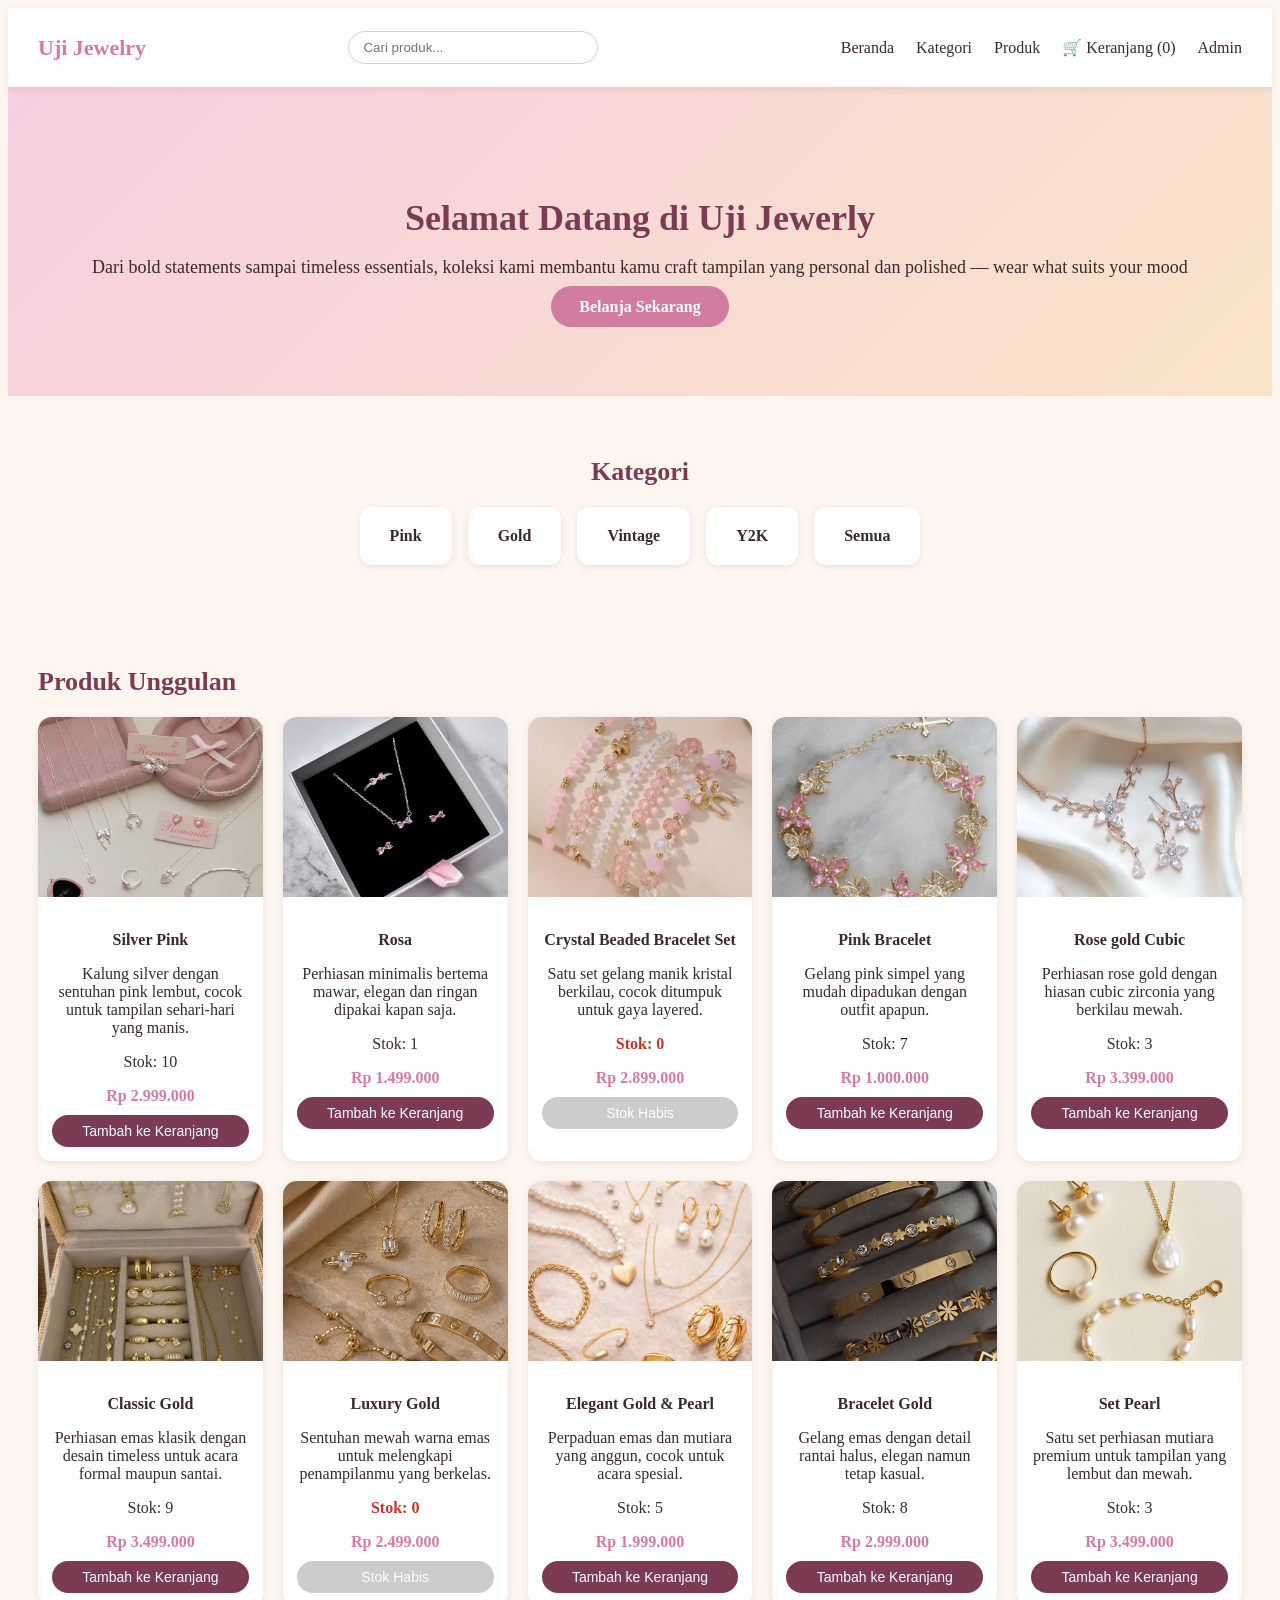
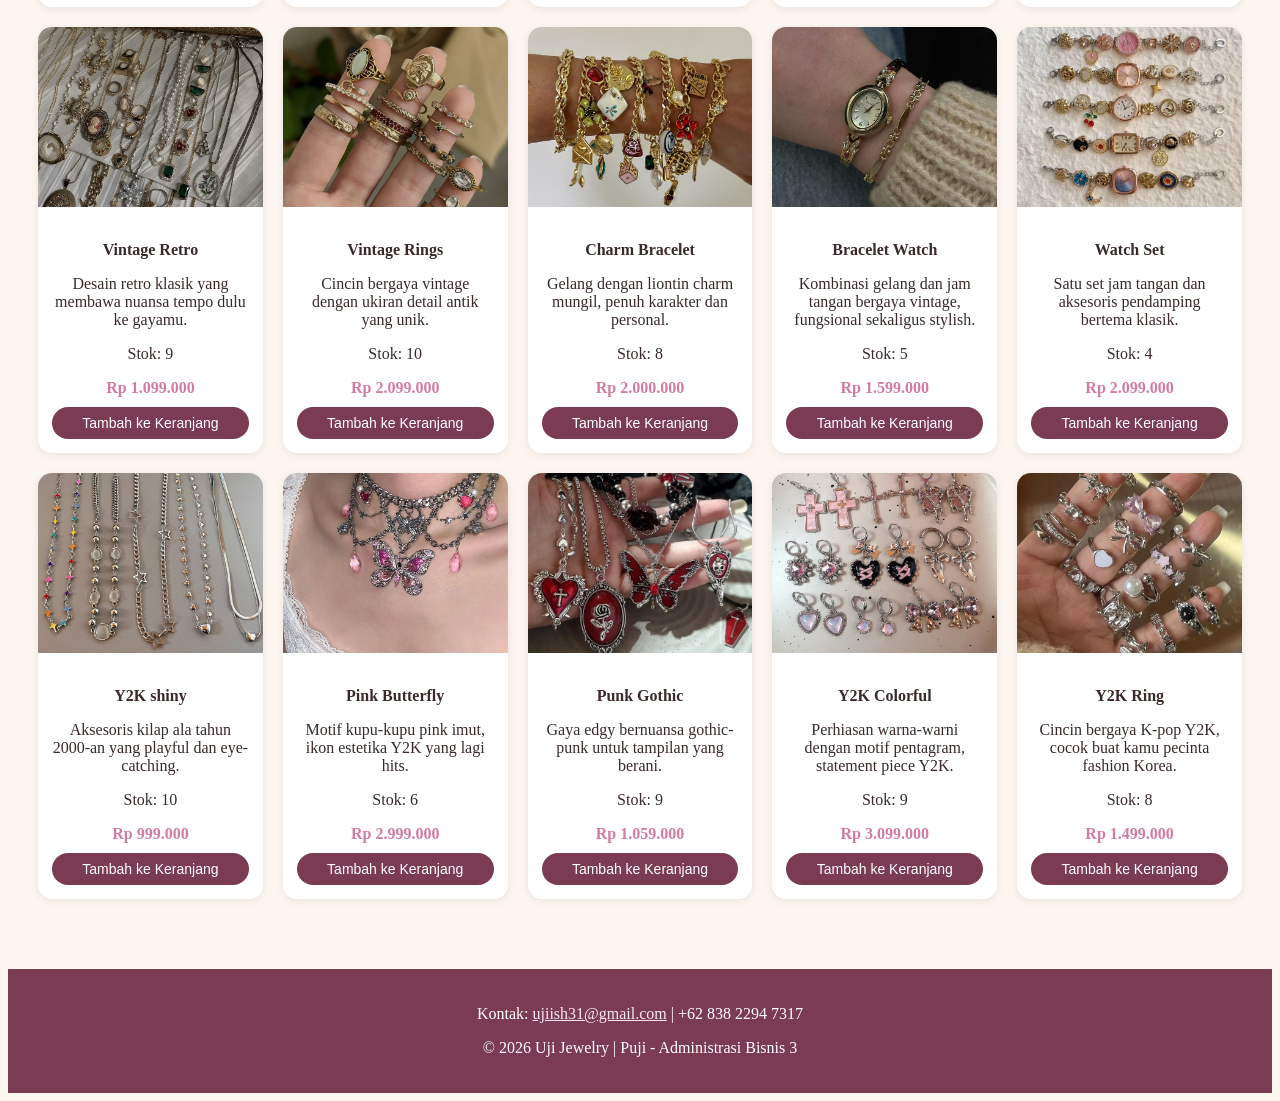
<file: index.html>
<!DOCTYPE html>
<html lang="id">
<head>
  <meta charset="UTF-8" />
  <meta name="viewport" content="width=device-width, initial-scale=1.0" />
  <title>Uji Jewelry Store</title>
  <script async src="https://www.googletagmanager.com/gtag/js?id=G-XXXXXXXXXX"></script>
<script>
  window.dataLayer = window.dataLayer || [];
  function gtag(){dataLayer.push(arguments);}
  gtag('js', new Date());
  gtag('config', 'G-XXXXXXXXXX');
</script>
  <style>
    { margin: 0; padding: 0; box-sizing: border-box; font-family: 'Segoe UI', Arial, sans-serif; }
    body { background: #fdf6f0; color: #3a2a2a; }

    .header { background: #fff; box-shadow: 0 2px 8px rgba(0,0,0,0.08); position: sticky; top: 0; z-index: 100; }
    .navbar { display: flex; align-items: center; justify-content: space-between; padding: 14px 30px; flex-wrap: wrap; gap: 10px; }
    .logo { font-size: 22px; font-weight: bold; color: #d17ca0; }
    .search-box input { padding: 8px 14px; border: 1px solid #e0c9d3; border-radius: 20px; width: 220px; outline: none; }
    .nav-links { list-style: none; display: flex; gap: 22px; align-items: center; }
    .nav-links a { text-decoration: none; color: #3a2a2a; font-weight: 500; transition: color .2s; }
    .nav-links a:hover { color: #d17ca0; }
    cart-icon { cursor: pointer; background: #fce8f0; padding: 6px 14px; border-radius: 20px; }
    
    .hero { background: linear-gradient(135deg, #f6cfe0, #f9e4c8); text-align: center; padding: 80px 20px; }
    .hero h1 { font-size: 36px; margin-bottom: 10px; color: #7a3b53; }
    .hero p { font-size: 18px; margin-bottom: 20px; }
    .btn-hero { background: #d17ca0; color: #fff; padding: 12px 28px; border-radius: 30px; text-decoration: none; font-weight: bold; transition: .2s; }
    .btn-hero:hover { background: #b45c81; }

    .categories { padding: 40px 20px; text-align: center; }
    .section-title { font-size: 26px; margin-bottom: 20px; color: #7a3b53; }
    .category-grid { display: flex; gap: 16px; justify-content: center; flex-wrap: wrap; }
    .category-card { background: #fff; padding: 20px 30px; border-radius: 12px; font-weight: bold; box-shadow: 0 2px 6px rgba(0,0,0,0.08); cursor: pointer; transition: .2s; }
    .category-card:hover { transform: translateY(-4px); background: #fce8f0; }

    .container { padding: 40px 30px; }
    .product-grid { display: grid; grid-template-columns: repeat(auto-fill, minmax(220px, 1fr)); gap: 20px; }
    .product-card { background: #fff; border-radius: 14px; overflow: hidden; box-shadow: 0 2px 8px rgba(0,0,0,0.08); transition: .2s; }
    .product-card:hover { transform: translateY(-5px); box-shadow: 0 6px 14px rgba(0,0,0,0.12); }
    .product-card img { width: 100%; height: 180px; object-fit: cover; background: #eee; }
    .product-info { padding: 14px; text-align: center; }
    .product-info h3 { font-size: 16px; margin-bottom: 6px; }
    .price { color: #d17ca0; font-weight: bold; margin-bottom: 10px; }
    .btn-add { background: #7a3b53; color: #fff; border: none; padding: 8px 14px; border-radius: 20px; cursor: pointer; font-size: 14px; transition: .2s; width: 100%; }
    .btn-add:hover { background: #5c2c3f; }

    .footer { background: #7a3b53; color: #fff; text-align: center; padding: 20px; margin-top: 30px; }
    .footer a { color: #fce8f0; }

    @media (max-width: 768px) {
      .navbar { flex-direction: column; align-items: stretch; padding: 12px 16px; }
      .logo { text-align: center; margin-bottom: 6px; }
      .search-box input { width: 100%; }
      .nav-links { justify-content: center; flex-wrap: wrap; gap: 10px; font-size: 14px; }

      .hero { padding: 50px 16px; }
      .hero h1 { font-size: 24px; }
      .hero p { font-size: 15px; }
      .btn-hero { padding: 10px 22px; font-size: 14px; }

      .section-title { font-size: 20px; }
      .category-grid { gap: 10px; }
      .category-card { padding: 14px 18px; font-size: 14px; flex: 1 1 40%; text-align: center; }

      .container { padding: 24px 16px; }
      .product-grid { grid-template-columns: repeat(2, 1fr); gap: 12px; }
      .product-card img { height: 130px; }
      .product-info { padding: 10px; }
      .product-info h3 { font-size: 13px; }
      .price { font-size: 13px; }
      .btn-add { font-size: 12px; padding: 8px 10px; }

      .footer { padding: 16px; font-size: 13px; }
      .footer-info p { margin-bottom: 4px; }
    }

    @media (max-width: 400px) {
      .product-grid { grid-template-columns: 1fr 1fr; }
      .category-card { flex: 1 1 100%; }
    }

    @media (min-width: 769px) and (max-width: 1024px) {
      .navbar { padding: 14px 20px; }
      .search-box input { width: 180px; }
      .nav-links { gap: 16px; font-size: 15px; }

      .hero { padding: 60px 20px; }
      .hero h1 { font-size: 30px; }

      .category-card { padding: 18px 24px; }

      .container { padding: 32px 24px; }
      .product-grid { grid-template-columns: repeat(3, 1fr); gap: 16px; }
      .product-card img { height: 160px; }
    }
  </style>
</head>
<body>

  <header class="header">
    <nav class="navbar">
      <div class="logo">Uji Jewelry</div>

      <div class="search-box">
        <input type="text" id="search-input" placeholder="Cari produk..." />
      </div>

      <ul class="nav-links">
        <li><a href="#beranda">Beranda</a></li>
        <li><a href="#kategori">Kategori</a></li>
        <li><a href="#produk">Produk</a></li>
        <li>
          <a href="#" id="cart-icon" onclick="checkoutAlert(event)">
            🛒 Keranjang (<span id="cart-count">0</span>)
          </a>
        </li>
         <li><a href="admin.html" id="account-link">Admin</a></li>
      </ul>
    </nav>
  </header>

  <main>
    <section class="hero" id="beranda">
      <div class="hero-content">
        <h1>Selamat Datang di Uji Jewerly</h1>
        <p>Dari bold statements sampai timeless essentials, koleksi kami membantu kamu craft tampilan yang personal dan polished — wear what suits your mood</p>
        <a href="#produk" class="btn-hero">Belanja Sekarang</a>
      </div>
    </section>

    <section class="categories" id="kategori">
      <h2 class="section-title">Kategori</h2>
      <div class="category-grid">
        <div class="category-card" onclick="filterKategori('Pink')">Pink</div>
        <div class="category-card" onclick="filterKategori('Gold')">Gold</div>
        <div class="category-card" onclick="filterKategori('Vintage')">Vintage</div>
        <div class="category-card" onclick="filterKategori('Y2K')">Y2K</div>
        <div class="category-card" onclick="filterKategori('all')">Semua</div>
      </div>
    </section>

    <section class="container" id="produk">
      <h2 class="section-title">Produk Unggulan</h2>

      <div class="product-grid">
        <article class="product-card" data-category="Pink">
          <img src="image/simplepink.jpg" alt="Silver Pink">
          <div class="product-info">
            <h3>Silver Pink</h3>
             <p class="product-desc">Kalung silver dengan sentuhan pink lembut, cocok untuk tampilan sehari-hari yang manis.</p>
             <p class="stock-info ada">Stok: 10</p>
            <p class="price">Rp 2.999.000</p>
            <button class="btn-add" onclick="tambahKeKeranjang('Silver Pink', 2999000, 'simplepink.jpg', 'Pink', event)">Tambah ke Keranjang</button>
          </div>
        </article>

        <article class="product-card" data-category="Pink">
          <img src="image/Rosa.jpg" alt="Rosa">
          <div class="product-info">
            <h3>Rosa</h3>
             <p class="product-desc">Perhiasan minimalis bertema mawar, elegan dan ringan dipakai kapan saja.</p>
             <p class="stock-info ada">Stok: 1</p>
            <p class="price">Rp 1.499.000</p>
            <button class="btn-add" onclick="tambahKeKeranjang('Rosa', 1499000, 'Rosa.jpg', 'Pink', event)">Tambah ke Keranjang</button>
          </div>
        </article>

        <article class="product-card" data-category="Pink">
          <img src="image/Crystal Beaded Bracelet Set.jpg" alt="Crystal Beaded Bracelet Set">
          <div class="product-info">
            <h3>Crystal Beaded Bracelet Set</h3>
             <p class="product-desc">Satu set gelang manik kristal berkilau, cocok ditumpuk untuk gaya layered.</p>
             <p class="stock-info ada">Stok: 0</p>
            <p class="price">Rp 2.899.000</p>
            <button class="btn-add" onclick="tambahKeKeranjang('Crystal Beaded Bracelet Set', 2899000, 'Crystal Beaded Bracelet Set.jpg', 'Pink', event)">Tambah ke Keranjang</button>
          </div>
        </article>

        <article class="product-card" data-category="Pink">
          <img src="image/Pink Bracelet.jpg" alt="Pink Bracelet">
          <div class="product-info">
            <h3>Pink Bracelet</h3>
            <p class="product-desc">Gelang pink simpel yang mudah dipadukan dengan outfit apapun.</p>
             <p class="stock-info ada">Stok: 7</p>
            <p class="price">Rp 1.000.000</p>
            <button class="btn-add" onclick="tambahKeKeranjang('Pink Bracelet', 1000000, 'Pink Bracelet.jpg', 'Pink', event)">Tambah ke Keranjang</button>
          </div>
        </article>

        <article class="product-card" data-category="Pink">
          <img src="image/Rose gold Cubic.jpg" alt="Rose gold Cubic">
          <div class="product-info">
            <h3>Rose gold Cubic</h3>
             <p class="product-desc">Perhiasan rose gold dengan hiasan cubic zirconia yang berkilau mewah.</p>
             <p class="stock-info ada">Stok: 3</p>
            <p class="price">Rp 3.399.000</p>
            <button class="btn-add" onclick="tambahKeKeranjang('Rose gold Cubic', 3399000, 'Rose gold Cubic.jpg', 'Pink', event)">Tambah ke Keranjang</button>
          </div>
        </article>

        <article class="product-card" data-category="Gold">
          <img src="image/gold.jpg" alt="Classic Gold">
          <div class="product-info">
            <h3>Classic Gold</h3>
             <p class="product-desc">Perhiasan emas klasik dengan desain timeless untuk acara formal maupun santai.</p>
             <p class="stock-info ada">Stok: 9</p>
            <p class="price">Rp 3.499.000</p>
            <button class="btn-add" onclick="tambahKeKeranjang('Classic Gold', 3499000, 'gold.jpg', 'Gold', event)">Tambah ke Keranjang</button>
          </div>
        </article>

        <article class="product-card" data-category="Gold">
          <img src="image/Luxury Gold.jpg" alt="Luxury Gold">
          <div class="product-info">
            <h3>Luxury Gold</h3>
             <p class="product-desc">Sentuhan mewah warna emas untuk melengkapi penampilanmu yang berkelas.</p>
             <p class="stock-info ada">Stok: 0</p>
            <p class="price">Rp 2.499.000</p>
            <button class="btn-add" onclick="tambahKeKeranjang('Luxury Gold', 2499000, 'Luxury Gold.jpg', 'Gold', event)">Tambah ke Keranjang</button>
          </div>
        </article>

        <article class="product-card" data-category="Gold">
          <img src="image/Elegant Gold & Pearl.jpg" alt="Elegant Gold & Pearl">
          <div class="product-info">
            <h3>Elegant Gold & Pearl</h3>
             <p class="product-desc">Perpaduan emas dan mutiara yang anggun, cocok untuk acara spesial.</p>
             <p class="stock-info ada">Stok: 5</p>
            <p class="price">Rp 1.999.000</p>
            <button class="btn-add" onclick="tambahKeKeranjang('Elegant Gold &amp; Pearl', 1999000, 'Elegant Gold &amp; Pearl.jpg', 'Gold', event)">Tambah ke Keranjang</button>
          </div>
        </article>

        <article class="product-card" data-category="Gold">
          <img src="image/Bracelet Gold.jpg" alt="Bracelet Gold">
          <div class="product-info">
            <h3>Bracelet Gold</h3>
             <p class="product-desc">Gelang emas dengan detail rantai halus, elegan namun tetap kasual.</p>
             <p class="stock-info ada">Stok: 8</p>
            <p class="price">Rp 2.999.000</p>
            <button class="btn-add" onclick="tambahKeKeranjang('Bracelet Gold', 2999000, 'Bracelet Gold.jpg', 'Gold', event)">Tambah ke Keranjang</button>
          </div>
        </article>

        <article class="product-card" data-category="Gold">
          <img src="image/set pearl.jpg" alt="Set Pearl">
          <div class="product-info">
            <h3>Set Pearl</h3>
             <p class="product-desc">Satu set perhiasan mutiara premium untuk tampilan yang lembut dan mewah.</p>
             <p class="stock-info ada">Stok: 3</p>
            <p class="price">Rp 3.499.000</p>
            <button class="btn-add" onclick="tambahKeKeranjang('Set Pearl', 3499000, 'set pearl.jpg', 'Gold', event)">Tambah ke Keranjang</button>
          </div>
        </article>

        <article class="product-card" data-category="Vintage">
          <img src="image/vintage.jpg" alt="Vintage Retro">
          <div class="product-info">
            <h3>Vintage Retro</h3>
             <p class="product-desc">Desain retro klasik yang membawa nuansa tempo dulu ke gayamu.</p>
             <p class="stock-info ada">Stok: 9</p>
            <p class="price">Rp 1.099.000</p>
            <button class="btn-add" onclick="tambahKeKeranjang('Vintage Retro', 1099000, 'vintage.jpg', 'Vintage', event)">Tambah ke Keranjang</button>
          </div>
        </article>

        <article class="product-card" data-category="Vintage">
          <img src="image/Vintage rings.jpg" alt="Vintage Rings">
          <div class="product-info">
            <h3>Vintage Rings</h3>
             <p class="product-desc">Cincin bergaya vintage dengan ukiran detail antik yang unik.</p>
             <p class="stock-info ada">Stok: 10</p>
            <p class="price">Rp 2.099.000</p>
            <button class="btn-add" onclick="tambahKeKeranjang('Vintage Rings', 2099000, 'Vintage rings.jpg', 'Vintage', event)">Tambah ke Keranjang</button>
          </div>
        </article>

        <article class="product-card" data-category="Vintage">
          <img src="image/charm bracelets.jpg" alt="Charm Bracelet">
          <div class="product-info">
            <h3>Charm Bracelet</h3>
             <p class="product-desc">Gelang dengan liontin charm mungil, penuh karakter dan personal.</p>
             <p class="stock-info ada">Stok: 8</p>
            <p class="price">Rp 2.000.000</p>
            <button class="btn-add" onclick="tambahKeKeranjang('Charm Bracelet', 2000000, 'charm bracelets.jpg', 'Vintage', event)">Tambah ke Keranjang</button>
          </div>
        </article>

        <article class="product-card" data-category="Vintage">
          <img src="image/Bracelet Watch.jpg" alt="Bracelet Watch">
          <div class="product-info">
            <h3>Bracelet Watch</h3>
             <p class="product-desc">Kombinasi gelang dan jam tangan bergaya vintage, fungsional sekaligus stylish.</p>
             <p class="stock-info ada">Stok: 5</p>
            <p class="price">Rp 1.599.000</p>
            <button class="btn-add" onclick="tambahKeKeranjang('Bracelet Watch', 1599000, 'Bracelet Watch.jpg', 'Vintage', event)">Tambah ke Keranjang</button>
          </div>
        </article>

        <article class="product-card" data-category="Vintage">
          <img src="image/Watch Bracele.jpg" alt="Watch Set">
          <div class="product-info">
            <h3>Watch Set</h3>
             <p class="product-desc">Satu set jam tangan dan aksesoris pendamping bertema klasik.</p>
             <p class="stock-info ada">Stok: 4</p>
            <p class="price">Rp 2.099.000</p>
            <button class="btn-add" onclick="tambahKeKeranjang('Watch Set', 2099000, 'Watch Bracele.jpg', 'Vintage', event)">Tambah ke Keranjang</button>
          </div>
        </article>

        <article class="product-card" data-category="Y2K">
          <img src="image/Y2K.jpg" alt="Y2K shiny">
          <div class="product-info">
            <h3>Y2K shiny</h3>
             <p class="product-desc">Aksesoris kilap ala tahun 2000-an yang playful dan eye-catching.</p>
             <p class="stock-info ada">Stok: 10</p>
            <p class="price">Rp 999.000</p>
            <button class="btn-add" onclick="tambahKeKeranjang('Y2K shiny', 999000, 'Y2K.jpg', 'Y2K', event)">Tambah ke Keranjang</button>
          </div>
        </article>

        <article class="product-card" data-category="Y2K">
          <img src="image/Pink Butterfly.jpg" alt="Pink Butterfly">
          <div class="product-info">
            <h3>Pink Butterfly</h3>
             <p class="product-desc">Motif kupu-kupu pink imut, ikon estetika Y2K yang lagi hits.</p>
             <p class="stock-info ada">Stok: 6</p>
            <p class="price">Rp 2.999.000</p>
            <button class="btn-add" onclick="tambahKeKeranjang('Pink Butterfly', 2999000, 'Pink Butterfly.jpg', 'Y2K', event)">Tambah ke Keranjang</button>
          </div>
        </article>

        <article class="product-card" data-category="Y2K">
          <img src="image/Punk Gothic.jpg" alt="Punk Gothic">
          <div class="product-info">
            <h3>Punk Gothic</h3>
             <p class="product-desc">Gaya edgy bernuansa gothic-punk untuk tampilan yang berani.</p>
             <p class="stock-info ada">Stok: 9</p>
            <p class="price">Rp 1.059.000</p>
            <button class="btn-add" onclick="tambahKeKeranjang('Punk Gothic', 1059000, 'Punk Gothic.jpg', 'Y2K', event)">Tambah ke Keranjang</button>
          </div>
        </article>

        <article class="product-card" data-category="Y2K">
          <img src="image/Y2K Style Colorful Pentagram.jpg" alt="Y2K Colorful">
          <div class="product-info">
            <h3>Y2K Colorful</h3>
             <p class="product-desc">Perhiasan warna-warni dengan motif pentagram, statement piece Y2K.</p>
             <p class="stock-info ada">Stok: 9</p>
            <p class="price">Rp 3.099.000</p>
            <button class="btn-add" onclick="tambahKeKeranjang('Y2K Colorful', 3099000, 'Y2K Style Colorful Pentagram.jpg', 'Y2K', event)">Tambah ke Keranjang</button>
          </div>
        </article>

        <article class="product-card" data-category="Y2K">
          <img src="image/Kpop Ring Y2K.jpg" alt="Y2K Ring">
          <div class="product-info">
            <h3>Y2K Ring</h3>
             <p class="product-desc">Cincin bergaya K-pop Y2K, cocok buat kamu pecinta fashion Korea.</p>
             <p class="stock-info ada">Stok: 8</p>
            <p class="price">Rp 1.499.000</p>
            <button class="btn-add" onclick="tambahKeKeranjang('Y2K Ring', 1499000, 'Kpop Ring Y2K.jpg', 'Y2K', event)">Tambah ke Keranjang</button>
          </div>
        </article>
      </div>
    </section>
  </main>

  <footer class="footer">
    <div class="footer-info">
      <p>Kontak: <a href="mailto:ujiish31@gmail.com">ujiish31@gmail.com</a> | +62 838 2294 7317</p>
      <p>&copy; 2026 Uji Jewelry | Puji - Administrasi Bisnis 3</p>
    </div>
  </footer>

  <script>
    document.getElementById('search-input').addEventListener('input', function(e) {
      const kata = e.target.value.toLowerCase();
      document.querySelectorAll('.product-card').forEach(card => {
        const judul = card.querySelector('h3').innerText.toLowerCase();
        card.style.display = judul.includes(kata) ? '' : 'none';
      });
    });
  </script>

  <script src="script.js"></script>
</body>
</html>
</file>
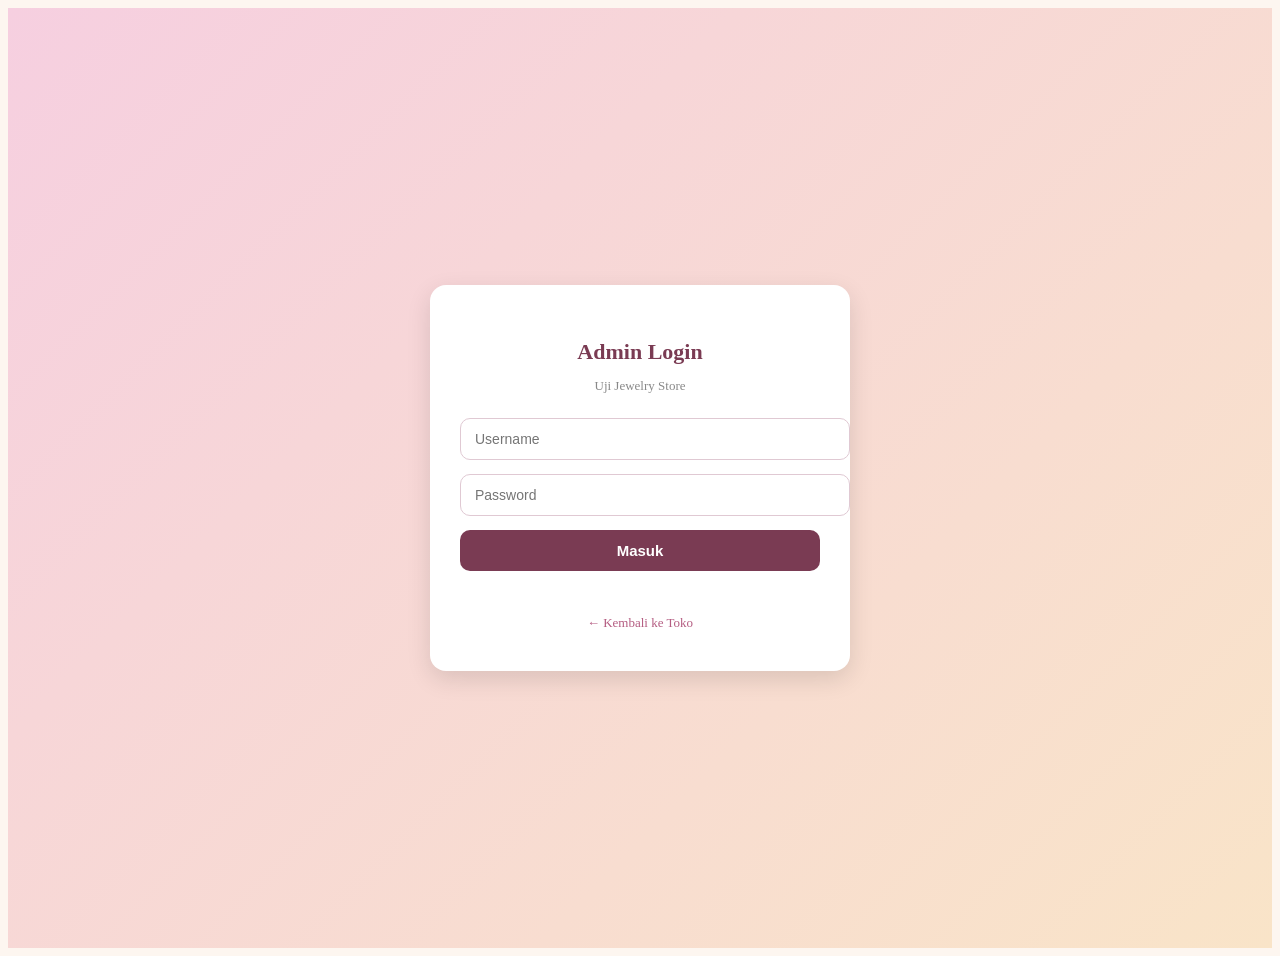
<file: admin.html>
<!DOCTYPE html>
<html lang="id">
<head>
  <meta charset="UTF-8" />
  <meta name="viewport" content="width=device-width, initial-scale=1.0" />
  <title>Admin - Uji Jewelry Store</title>
  <style>
     { margin: 0; padding: 0; box-sizing: border-box; font-family: 'Segoe UI', Arial, sans-serif; }
    body { background: #fdf6f0; color: #3a2a2a; min-height: 100vh; }

    .login-wrapper {
      min-height: 100vh; display: flex; align-items: center; justify-content: center;
      background: linear-gradient(135deg, #f6cfe0, #f9e4c8); padding: 20px;
    }
    .login-box {
      background: #fff; padding: 40px 30px; border-radius: 16px;
      box-shadow: 0 8px 24px rgba(0,0,0,0.12); width: 100%; max-width: 360px; text-align: center;
    }
    .login-box h1 { color: #7a3b53; font-size: 22px; margin-bottom: 6px; }
    .login-box p { font-size: 13px; color: #888; margin-bottom: 24px; }
    .login-box input {
      width: 100%; padding: 12px 14px; margin-bottom: 14px;
      border: 1px solid #e0c9d3; border-radius: 10px; outline: none; font-size: 14px;
    }
    .login-box input:focus { border-color: #d17ca0; }
    .btn-login {
      width: 100%; background: #7a3b53; color: #fff; border: none;
      padding: 12px; border-radius: 10px; font-size: 15px; font-weight: bold;
      cursor: pointer; transition: .2s;
    }
    .btn-login:hover { background: #5c2c3f; }
    .login-error { color: #c0392b; font-size: 13px; margin-top: 10px; min-height: 18px; }
    .back-link { display: inline-block; margin-top: 16px; font-size: 13px; color: #b45c81; text-decoration: none; }

    .admin-header {
      background: #7a3b53; color: #fff; padding: 16px 24px;
      display: flex; justify-content: space-between; align-items: center; flex-wrap: wrap; gap: 10px;
    }
    .admin-header h1 { font-size: 20px; }
    .btn-logout {
      background: #fce8f0; color: #7a3b53; border: none; padding: 8px 16px;
      border-radius: 20px; font-weight: bold; cursor: pointer; font-size: 13px;
    }
    .admin-container { padding: 24px; max-width: 1000px; margin: 0 auto; }
    .admin-toolbar {
      display: flex; justify-content: space-between; align-items: center;
      margin-bottom: 16px; flex-wrap: wrap; gap: 10px;
    }
    .admin-toolbar input {
      padding: 8px 14px; border: 1px solid #e0c9d3; border-radius: 20px; width: 220px; outline: none;
    }
    .btn-save-all {
      background: #d17ca0; color: #fff; border: none; padding: 10px 20px;
      border-radius: 20px; font-weight: bold; cursor: pointer;
    }
    .btn-save-all:hover { background: #b45c81; }

    table.stok-table { width: 100%; border-collapse: collapse; background: #fff; border-radius: 12px; overflow: hidden; box-shadow: 0 2px 8px rgba(0,0,0,0.08); }
    .stok-table th, .stok-table td { padding: 12px 14px; text-align: left; border-bottom: 1px solid #f0e4e8; font-size: 14px; }
    .stok-table th { background: #fce8f0; color: #7a3b53; }
    .stok-table img { width: 40px; height: 40px; object-fit: cover; border-radius: 6px; background: #eee; vertical-align: middle; margin-right: 8px; }
    .produk-cell { display: flex; align-items: center; }
    .stok-input {
      width: 70px; padding: 6px 8px; border: 1px solid #e0c9d3; border-radius: 8px; text-align: center; font-size: 14px;
    }
    .badge-habis { color: #c0392b; font-weight: bold; font-size: 12px; }
    .badge-ada { color: #2e7d32; font-weight: bold; font-size: 12px; }
    .btn-save-row {
      background: #7a3b53; color: #fff; border: none; padding: 6px 12px;
      border-radius: 8px; font-size: 12px; cursor: pointer;
    }
    .btn-save-row:hover { background: #5c2c3f; }
    .save-toast {
      position: fixed; bottom: 20px; right: 20px; background: #7a3b53; color: #fff;
      padding: 12px 20px; border-radius: 10px; box-shadow: 0 4px 10px rgba(0,0,0,0.2);
      font-size: 14px; opacity: 0; transition: opacity .3s; z-index: 2000;
    }

    @media (max-width: 600px) {
      .stok-table th:nth-child(3), .stok-table td:nth-child(3) { display: none; } /* sembunyikan kolom kategori di HP */
      .admin-toolbar input { width: 100%; }
      .stok-table th, .stok-table td { padding: 8px; font-size: 12px; }
      .stok-table img { width: 30px; height: 30px; }
    }
  </style>
</head>
<body>

  <div class="login-wrapper" id="login-wrapper">
    <div class="login-box">
      <h1>Admin Login</h1>
      <p>Uji Jewelry Store</p>
      <input type="text" id="username" placeholder="Username" autocomplete="username" />
      <input type="password" id="password" placeholder="Password" autocomplete="current-password" />
      <button class="btn-login" onclick="login()">Masuk</button>
      <div class="login-error" id="login-error"></div>
      <a href="index.html" class="back-link">&larr; Kembali ke Toko</a>
    </div>
  </div>

  <div id="admin-panel" style="display:none;">
    <div class="admin-header">
      <h1>Kelola Stok Produk</h1>
      <div>
        <a href="index.html" style="color:#fce8f0; margin-right:14px; font-size:13px;">Lihat Toko</a>
        <button class="btn-logout" onclick="logout()">Keluar</button>
      </div>
    </div>

    <div class="admin-container">
      <div class="admin-toolbar">
        <input type="text" id="admin-search" placeholder="Cari produk..." oninput="renderTabelStok()" />
        <button class="btn-save-all" onclick="simpanSemuaStok()">Simpan Semua Perubahan</button>
      </div>

      <table class="stok-table">
        <thead>
          <tr>
            <th>Produk</th>
            <th>Kategori</th>
            <th>Status</th>
            <th>Stok</th>
            <th></th>
          </tr>
        </thead>
        <tbody id="tabel-stok-body">
          <!-- diisi otomatis lewat JS -->
        </tbody>
      </table>
    </div>
  </div>

  <div class="save-toast" id="save-toast">Perubahan disimpan!</div>

  <script src="script.js"></script>
  <script>

    const ADMIN_USERNAME = "admin";
    const ADMIN_PASSWORD = "admin123";

    const masterProduk = [
      { nama: "Silver Pink", kategori: "Pink", gambar: "simplepink.jpg" },
      { nama: "Rosa", kategori: "Pink", gambar: "Rosa.jpg" },
      { nama: "Crystal Beaded Bracelet Set", kategori: "Pink", gambar: "Crystal Beaded Bracelet Set.jpg" },
      { nama: "Pink Bracelet", kategori: "Pink", gambar: "Pink Bracelet.jpg" },
      { nama: "Rose gold Cubic", kategori: "Pink", gambar: "Rose gold Cubic.jpg" },
      { nama: "Classic Gold", kategori: "Gold", gambar: "gold.jpg" },
      { nama: "Luxury Gold", kategori: "Gold", gambar: "Luxury Gold.jpg" },
      { nama: "Elegant Gold & Pearl", kategori: "Gold", gambar: "Elegant Gold & Pearl.jpg" },
      { nama: "Bracelet Gold", kategori: "Gold", gambar: "Bracelet Gold.jpg" },
      { nama: "Set Pearl", kategori: "Gold", gambar: "set pearl.jpg" },
      { nama: "Vintage Retro", kategori: "Vintage", gambar: "vintage.jpg" },
      { nama: "Vintage Rings", kategori: "Vintage", gambar: "Vintage rings.jpg" },
      { nama: "Charm Bracelet", kategori: "Vintage", gambar: "charm bracelets.jpg" },
      { nama: "Bracelet Watch", kategori: "Vintage", gambar: "Bracelet Watch.jpg" },
      { nama: "Watch Set", kategori: "Vintage", gambar: "Watch Bracele.jpg" },
      { nama: "Y2K shiny", kategori: "Y2K", gambar: "Y2K.jpg" },
      { nama: "Pink Butterfly", kategori: "Y2K", gambar: "Pink Butterfly.jpg" },
      { nama: "Punk Gothic", kategori: "Y2K", gambar: "Punk Gothic.jpg" },
      { nama: "Y2K Colorful", kategori: "Y2K", gambar: "Y2K Style Colorful Pentagram.jpg" },
      { nama: "Y2K Ring", kategori: "Y2K", gambar: "Kpop Ring Y2K.jpg" }
    ];

    const stokDefault = {
      "Silver Pink": 10, "Rosa": 1, "Crystal Beaded Bracelet Set": 0, "Pink Bracelet": 7,
      "Rose gold Cubic": 3, "Classic Gold": 9, "Luxury Gold": 0, "Elegant Gold & Pearl": 5,
      "Bracelet Gold": 8, "Set Pearl": 3, "Vintage Retro": 9, "Vintage Rings": 10,
      "Charm Bracelet": 8, "Bracelet Watch": 5, "Watch Set": 4, "Y2K shiny": 10,
      "Pink Butterfly": 6, "Punk Gothic": 9, "Y2K Colorful": 9, "Y2K Ring": 8
    };

    function pastikanStokAda() {
      const stokData = getStokData();
      let ada = false;
      masterProduk.forEach(p => {
        if (!(p.nama in stokData)) {
          stokData[p.nama] = stokDefault[p.nama] !== undefined ? stokDefault[p.nama] : 0;
          ada = true;
        }
      });
      if (ada) saveStokData(stokData);
    }

    function login() {
  const u = document.getElementById("username").value.trim();
  const p = document.getElementById("password").value.trim();
  const errorEl = document.getElementById("login-error");

  if (u === "" || p === "") {
    errorEl.innerText = "Nama dan sandi wajib diisi!";
    return;
  }

  sessionStorage.setItem("isAdminLoggedIn", "true");
  sessionStorage.setItem("adminNama", u);
  errorEl.innerText = "";
  tampilkanPanelAdmin();
}

    function tampilkanPanelAdmin() {
  document.getElementById("login-wrapper").style.display = "none";
  document.getElementById("admin-panel").style.display = "block";

  const nama = sessionStorage.getItem("adminNama");
  const headerH1 = document.querySelector(".admin-header h1");
  if (nama && headerH1) headerH1.innerText = "Kelola Stok Produk — Halo, " + nama;

  pastikanStokAda();
  renderTabelStok();
}
    
    function logout() {
      sessionStorage.removeItem("isAdminLoggedIn");
      document.getElementById("admin-panel").style.display = "none";
      document.getElementById("login-wrapper").style.display = "flex";
      document.getElementById("username").value = "";
      document.getElementById("password").value = "";
    }

    function tampilkanPanelAdmin() {
      document.getElementById("login-wrapper").style.display = "none";
      document.getElementById("admin-panel").style.display = "block";
      pastikanStokAda();
      renderTabelStok();
    }

    // Login pakai Enter
    document.getElementById("password").addEventListener("keydown", function (e) {
      if (e.key === "Enter") login();
    });

    function renderTabelStok() {
      const stokData = getStokData();
      const kataKunci = (document.getElementById("admin-search")?.value || "").toLowerCase();
      const tbody = document.getElementById("tabel-stok-body");

      const produkTampil = masterProduk.filter(p => p.nama.toLowerCase().includes(kataKunci));

      tbody.innerHTML = produkTampil.map(p => {
        const stokSaatIni = stokData[p.nama] !== undefined ? stokData[p.nama] : 0;
        const statusBadge = stokSaatIni <= 0
          ? '<span class="badge-habis">Habis</span>'
          : '<span class="badge-ada">Tersedia</span>';

        return `
          <tr>
            <td>
              <div class="produk-cell">
                <img src="${p.gambar}" onerror="this.style.display='none'">
                <span>${p.nama}</span>
              </div>
            </td>
            <td>${p.kategori}</td>
            <td>${statusBadge}</td>
            <td>
              <input type="number" min="0" class="stok-input" id="stok-${cssId(p.nama)}" value="${stokSaatIni}">
            </td>
            <td>
              <button class="btn-save-row" onclick="simpanStokSatuan('${escapeJS(p.nama)}')">Simpan</button>
            </td>
          </tr>
        `;
      }).join("");
    }

    function cssId(nama) {
      return nama.replace(/[^a-zA-Z0-9]/g, "-");
    }
    function escapeJS(str) {
      return str.replace(/'/g, "\\'");
    }

    function simpanStokSatuan(nama) {
      const input = document.getElementById("stok-" + cssId(nama));
      const nilaiBaru = Math.max(0, parseInt(input.value, 10) || 0);

      const stokData = getStokData();
      stokData[nama] = nilaiBaru;
      saveStokData(stokData);

      tampilkanToast(nama + " diperbarui jadi " + nilaiBaru + " stok.");
      renderTabelStok();
    }

    function simpanSemuaStok() {
      const stokData = getStokData();
      masterProduk.forEach(p => {
        const input = document.getElementById("stok-" + cssId(p.nama));
        if (input) {
          stokData[p.nama] = Math.max(0, parseInt(input.value, 10) || 0);
        }
      });
      saveStokData(stokData);
      tampilkanToast("Semua perubahan stok berhasil disimpan!");
      renderTabelStok();
    }

    function tampilkanToast(pesan) {
      const toast = document.getElementById("save-toast");
      toast.innerText = pesan;
      toast.style.opacity = "1";
      setTimeout(() => (toast.style.opacity = "0"), 2000);
    }

    document.addEventListener("DOMContentLoaded", function () {
      if (sessionStorage.getItem("isAdminLoggedIn") === "true") {
        tampilkanPanelAdmin();
      }
    });
  </script>
</body>
</html>
</file>
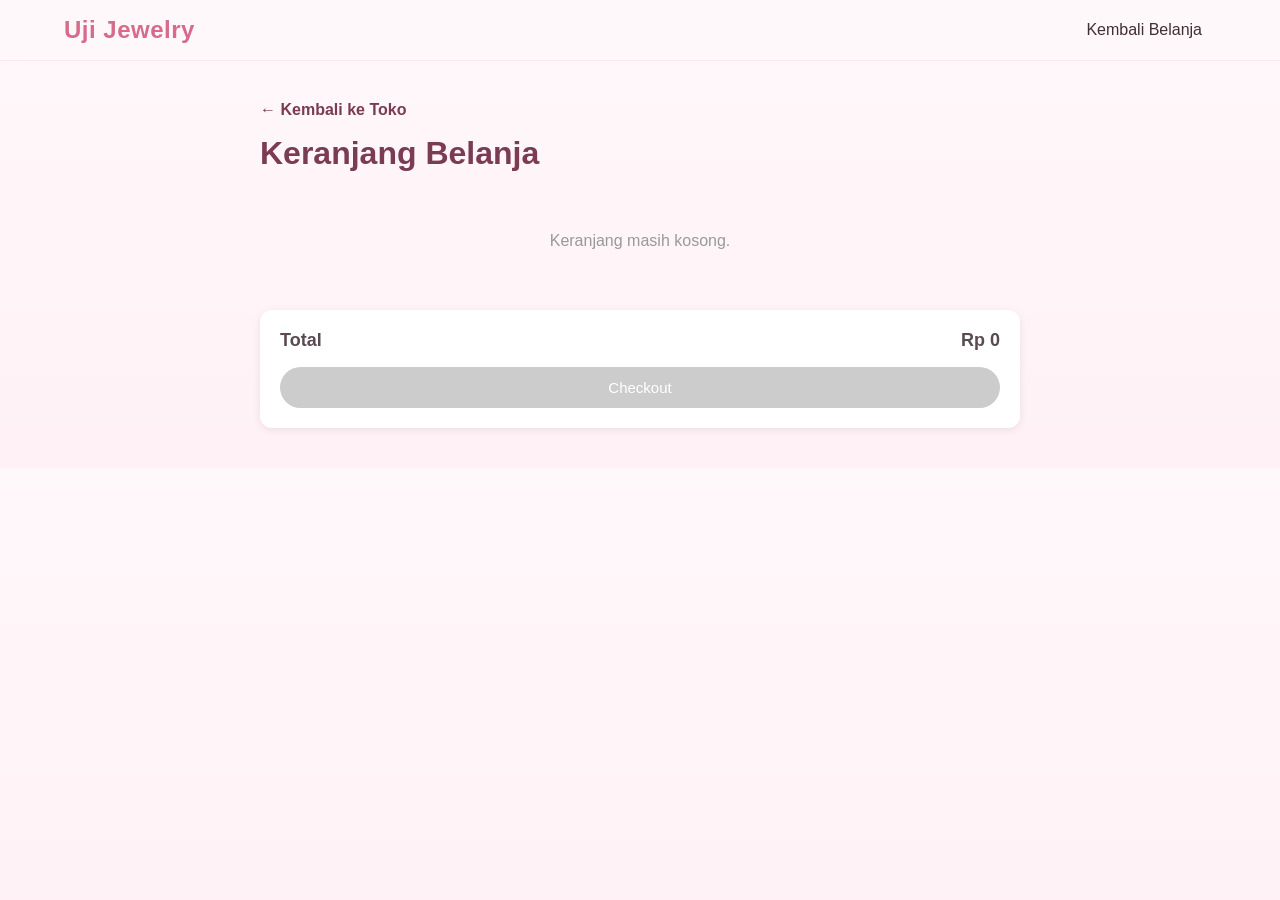
<file: cart.html>
<!DOCTYPE html>
<html lang="id">
<head>
  <meta charset="UTF-8" />
  <meta name="viewport" content="width=device-width, initial-scale=1.0" />
  <title>Keranjang - Uji Jewelry Store</title>
  <link rel="stylesheet" href="style.css">
  <style>

    .cart-page-wrap { max-width: 800px; margin: 40px auto; padding: 0 20px; }
    .cart-page-wrap h1 { color: #7a3b53; margin-bottom: 20px; }
    .cart-page-item { display: flex; align-items: center; gap: 16px; background: #fff; border-radius: 12px; padding: 14px; margin-bottom: 12px; box-shadow: 0 2px 8px rgba(0,0,0,0.08); }
    .cart-page-item img { width: 70px; height: 70px; object-fit: cover; border-radius: 8px; background: #eee; }
    .cart-page-info { flex: 1; }
    .cart-page-info h3 { font-size: 16px; margin-bottom: 4px; }
    .cart-page-price { color: #d17ca0; font-size: 14px; margin-bottom: 6px; }
    .qty-controls { display: flex; align-items: center; gap: 8px; }
    .qty-controls button { width: 26px; height: 26px; border: 1px solid #d17ca0; background: #fff; color: #d17ca0; border-radius: 50%; cursor: pointer; font-weight: bold; }
    .cart-page-subtotal { text-align: right; }
    .remove-item { display: block; margin-top: 6px; background: none; border: none; color: #c0392b; text-decoration: underline; cursor: pointer; font-size: 12px; }
    .cart-page-footer { background: #fff; border-radius: 12px; padding: 20px; margin-top: 20px; box-shadow: 0 2px 8px rgba(0,0,0,0.08); }
    .cart-total-row { display: flex; justify-content: space-between; font-size: 18px; font-weight: bold; margin-bottom: 16px; }
    .btn-checkout { width: 100%; background: #7a3b53; color: #fff; border: none; padding: 12px; border-radius: 25px; font-size: 15px; cursor: pointer; }
    .btn-checkout:hover { background: #5c2c3f; }
    .btn-checkout:disabled { background: #ccc; cursor: not-allowed; }
    .back-link { display: inline-block; margin-bottom: 16px; color: #7a3b53; text-decoration: none; font-weight: 600; }

    .modal-overlay { position: fixed; inset: 0; background: rgba(0,0,0,0.5); display: none; align-items: center; justify-content: center; z-index: 1100; padding: 20px; }
    .modal-overlay.active { display: flex; }
    .modal-box { background: #fff; border-radius: 14px; width: 420px; max-width: 100%; max-height: 85vh; overflow-y: auto; padding: 26px; }
    .modal-box h2 { color: #7a3b53; margin-bottom: 16px; }
    .modal-box label { display: block; font-size: 13px; font-weight: 600; margin-top: 12px; margin-bottom: 4px; }
    .modal-box input, .modal-box select, .modal-box textarea { width: 100%; padding: 8px 10px; border: 1px solid #ddd; border-radius: 8px; outline: none; font-size: 14px; }
    .modal-summary { background: #fdf6f0; padding: 12px; border-radius: 10px; margin-top: 16px; font-size: 14px; }
    .modal-summary div { display: flex; justify-content: space-between; margin-bottom: 4px; }
    .modal-actions { display: flex; gap: 10px; margin-top: 20px; }
    .modal-actions button { flex: 1; padding: 10px; border-radius: 20px; border: none; cursor: pointer; font-weight: bold; }
    .btn-cancel { background: #eee; color: #333; }
    .btn-confirm { background: #d17ca0; color: #fff; }
    .success-box { text-align: center; padding: 10px 0; }
    .success-box .checkmark { font-size: 50px; color: #4caf50; }

    @media (max-width: 600px) {
      .cart-page-wrap { margin: 20px auto; padding: 0 14px; }
      .cart-page-wrap h1 { font-size: 20px; }

      .cart-page-item { flex-wrap: wrap; padding: 12px; gap: 10px; }
      .cart-page-item img { width: 60px; height: 60px; }
      .cart-page-info { flex: 1 1 60%; }
      .cart-page-info h3 { font-size: 14px; }
      .cart-page-subtotal { flex: 1 1 100%; display: flex; justify-content: space-between; align-items: center; text-align: left; margin-top: 6px; }
      .remove-item { margin-top: 0; }

      .cart-page-footer { padding: 16px; }
      .cart-total-row { font-size: 16px; }

      .modal-box { width: 100%; padding: 20px; }
    }

    @media (min-width: 601px) and (max-width: 1024px) {
      .cart-page-wrap { max-width: 90%; margin: 30px auto; }
      .cart-page-item img { width: 90px; height: 90px; }
    }
  </style>
</head>
<body>

  <header class="header">
    <nav class="navbar">
      <div class="logo">Uji Jewelry</div>
      <ul class="nav-links">
        <li><a href="index.html">Kembali Belanja</a></li>
      </ul>
    </nav>
  </header>

  <div class="cart-page-wrap">
    <a href="index.html" class="back-link">&larr; Kembali ke Toko</a>
    <h1>Keranjang Belanja</h1>

    <div id="cart-page-items">
      <!-- Diisi otomatis oleh script.js -->
    </div>

    <div class="cart-page-footer">
      <div class="cart-total-row">
        <span>Total</span>
        <span id="cart-page-total">Rp 0</span>
      </div>
      <button class="btn-checkout" id="btn-checkout-page" onclick="bukaFormCheckout()" disabled>Checkout</button>
    </div>
  </div>

  <div class="modal-overlay" id="checkout-modal">
    <div class="modal-box" id="checkout-modal-box">
      <h2>Checkout</h2>
      <form id="checkout-form" onsubmit="prosesCheckout(event)">
        <label for="nama">Nama Penerima</label>
        <input type="text" id="nama" required placeholder="Nama lengkap">

        <label for="alamat">Alamat Pengiriman</label>
        <textarea id="alamat" rows="2" required placeholder="Alamat lengkap"></textarea>

        <label for="telepon">Nomor Telepon</label>
        <input type="tel" id="telepon" required placeholder="08xxxxxxxxxx">

        <label for="pembayaran">Metode Pembayaran</label>
        <select id="pembayaran">
          <option value="Transfer Bank">Transfer Bank</option>
          <option value="COD">COD (Bayar di Tempat)</option>
          <option value="E-Wallet">E-Wallet</option>
        </select>

        <div class="modal-summary" id="checkout-summary"></div>

        <div class="modal-actions">
          <button type="button" class="btn-cancel" onclick="tutupFormCheckout()">Batal</button>
          <button type="submit" class="btn-confirm">Konfirmasi Pesanan</button>
        </div>
      </form>
    </div>
  </div>

  <script src="script.js"></script>
</body>
</html>
</file>
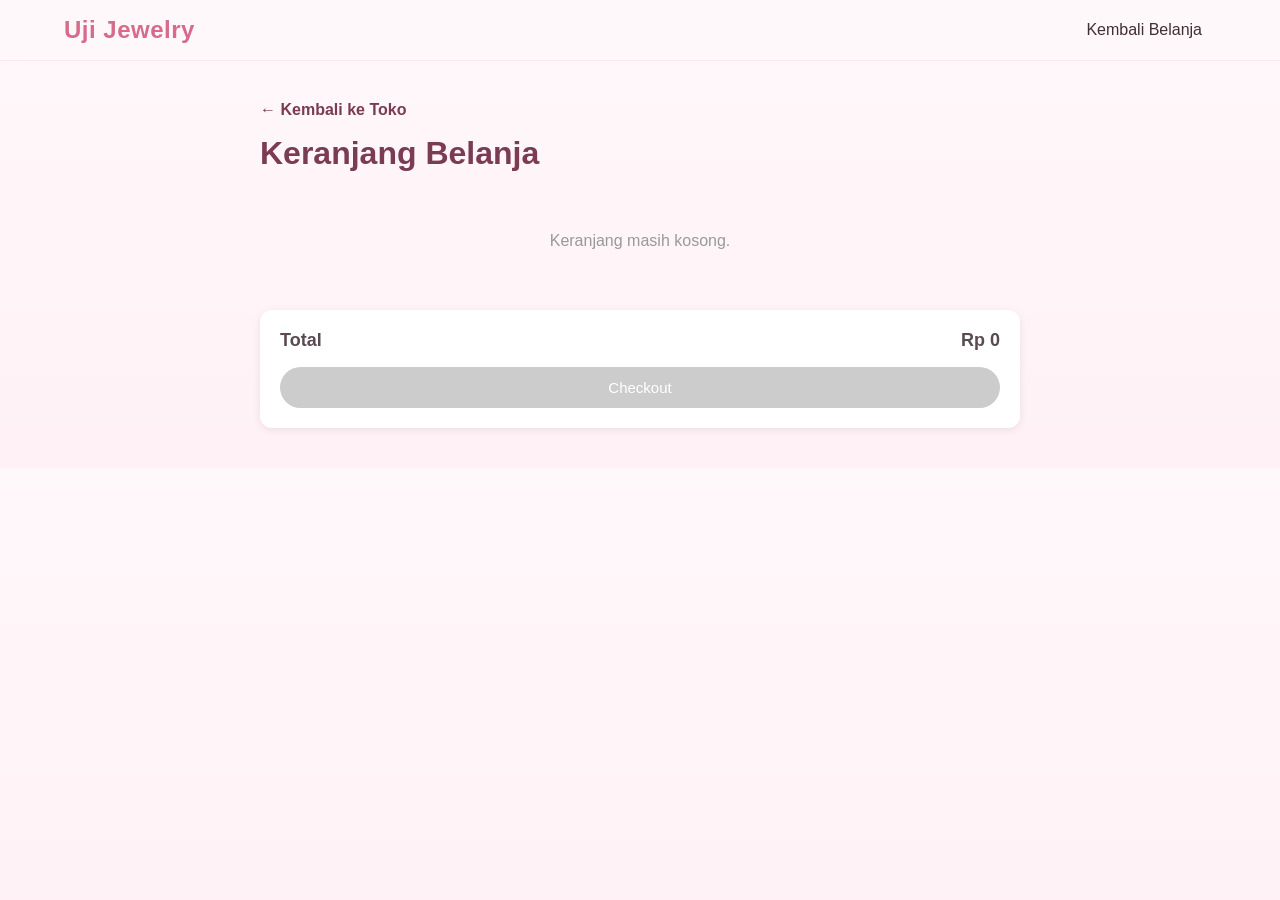
<file: chart.html>
<!DOCTYPE html>
<html lang="id">
<head>
  <meta charset="UTF-8" />
  <meta name="viewport" content="width=device-width, initial-scale=1.0" />
  <title>Keranjang - Uji Jewelry Store</title>
  <link rel="stylesheet" href="style.css">
  <style>
    /* Style khusus halaman keranjang (bisa dipindah ke style.css) */
    .cart-page-wrap { max-width: 800px; margin: 40px auto; padding: 0 20px; }
    .cart-page-wrap h1 { color: #7a3b53; margin-bottom: 20px; }
    .cart-page-item { display: flex; align-items: center; gap: 16px; background: #fff; border-radius: 12px; padding: 14px; margin-bottom: 12px; box-shadow: 0 2px 8px rgba(0,0,0,0.08); }
    .cart-page-item img { width: 70px; height: 70px; object-fit: cover; border-radius: 8px; background: #eee; }
    .cart-page-info { flex: 1; }
    .cart-page-info h3 { font-size: 16px; margin-bottom: 4px; }
    .cart-page-price { color: #d17ca0; font-size: 14px; margin-bottom: 6px; }
    .qty-controls { display: flex; align-items: center; gap: 8px; }
    .qty-controls button { width: 26px; height: 26px; border: 1px solid #d17ca0; background: #fff; color: #d17ca0; border-radius: 50%; cursor: pointer; font-weight: bold; }
    .cart-page-subtotal { text-align: right; }
    .remove-item { display: block; margin-top: 6px; background: none; border: none; color: #c0392b; text-decoration: underline; cursor: pointer; font-size: 12px; }
    .cart-page-footer { background: #fff; border-radius: 12px; padding: 20px; margin-top: 20px; box-shadow: 0 2px 8px rgba(0,0,0,0.08); }
    .cart-total-row { display: flex; justify-content: space-between; font-size: 18px; font-weight: bold; margin-bottom: 16px; }
    .btn-checkout { width: 100%; background: #7a3b53; color: #fff; border: none; padding: 12px; border-radius: 25px; font-size: 15px; cursor: pointer; }
    .btn-checkout:hover { background: #5c2c3f; }
    .btn-checkout:disabled { background: #ccc; cursor: not-allowed; }
    .back-link { display: inline-block; margin-bottom: 16px; color: #7a3b53; text-decoration: none; font-weight: 600; }

    /* MODAL CHECKOUT */
    .modal-overlay { position: fixed; inset: 0; background: rgba(0,0,0,0.5); display: none; align-items: center; justify-content: center; z-index: 1100; padding: 20px; }
    .modal-overlay.active { display: flex; }
    .modal-box { background: #fff; border-radius: 14px; width: 420px; max-width: 100%; max-height: 85vh; overflow-y: auto; padding: 26px; }
    .modal-box h2 { color: #7a3b53; margin-bottom: 16px; }
    .modal-box label { display: block; font-size: 13px; font-weight: 600; margin-top: 12px; margin-bottom: 4px; }
    .modal-box input, .modal-box select, .modal-box textarea { width: 100%; padding: 8px 10px; border: 1px solid #ddd; border-radius: 8px; outline: none; font-size: 14px; }
    .modal-summary { background: #fdf6f0; padding: 12px; border-radius: 10px; margin-top: 16px; font-size: 14px; }
    .modal-summary div { display: flex; justify-content: space-between; margin-bottom: 4px; }
    .modal-actions { display: flex; gap: 10px; margin-top: 20px; }
    .modal-actions button { flex: 1; padding: 10px; border-radius: 20px; border: none; cursor: pointer; font-weight: bold; }
    .btn-cancel { background: #eee; color: #333; }
    .btn-confirm { background: #d17ca0; color: #fff; }
    .success-box { text-align: center; padding: 10px 0; }
    .success-box .checkmark { font-size: 50px; color: #4caf50; }

    /* ===== RESPONSIVE MOBILE ===== */
    @media (max-width: 600px) {
      .cart-page-wrap { margin: 20px auto; padding: 0 14px; }
      .cart-page-wrap h1 { font-size: 20px; }

      .cart-page-item { flex-wrap: wrap; padding: 12px; gap: 10px; }
      .cart-page-item img { width: 60px; height: 60px; }
      .cart-page-info { flex: 1 1 60%; }
      .cart-page-info h3 { font-size: 14px; }
      .cart-page-subtotal { flex: 1 1 100%; display: flex; justify-content: space-between; align-items: center; text-align: left; margin-top: 6px; }
      .remove-item { margin-top: 0; }

      .cart-page-footer { padding: 16px; }
      .cart-total-row { font-size: 16px; }

      .modal-box { width: 100%; padding: 20px; }
    }

    /* ===== RESPONSIVE TABLET ===== */
    @media (min-width: 601px) and (max-width: 1024px) {
      .cart-page-wrap { max-width: 90%; margin: 30px auto; }
      .cart-page-item img { width: 90px; height: 90px; }
    }
  </style>
</head>
<body>

  <header class="header">
    <nav class="navbar">
      <div class="logo">Uji Jewelry</div>
      <ul class="nav-links">
        <li><a href="index.html">Kembali Belanja</a></li>
      </ul>
    </nav>
  </header>

  <div class="cart-page-wrap">
    <a href="index.html" class="back-link">&larr; Kembali ke Toko</a>
    <h1>Keranjang Belanja</h1>

    <div id="cart-page-items">
      <!-- Diisi otomatis oleh script.js -->
    </div>

    <div class="cart-page-footer">
      <div class="cart-total-row">
        <span>Total</span>
        <span id="cart-page-total">Rp 0</span>
      </div>
      <button class="btn-checkout" id="btn-checkout-page" onclick="bukaFormCheckout()" disabled>Checkout</button>
    </div>
  </div>

  <!-- MODAL CHECKOUT -->
  <div class="modal-overlay" id="checkout-modal">
    <div class="modal-box" id="checkout-modal-box">
      <h2>Checkout</h2>
      <form id="checkout-form" onsubmit="prosesCheckout(event)">
        <label for="nama">Nama Penerima</label>
        <input type="text" id="nama" required placeholder="Nama lengkap">

        <label for="alamat">Alamat Pengiriman</label>
        <textarea id="alamat" rows="2" required placeholder="Alamat lengkap"></textarea>

        <label for="telepon">Nomor Telepon</label>
        <input type="tel" id="telepon" required placeholder="08xxxxxxxxxx">

        <label for="pembayaran">Metode Pembayaran</label>
        <select id="pembayaran">
          <option value="Transfer Bank">Transfer Bank</option>
          <option value="COD">COD (Bayar di Tempat)</option>
          <option value="E-Wallet">E-Wallet</option>
        </select>

        <div class="modal-summary" id="checkout-summary"></div>

        <div class="modal-actions">
          <button type="button" class="btn-cancel" onclick="tutupFormCheckout()">Batal</button>
          <button type="submit" class="btn-confirm">Konfirmasi Pesanan</button>
        </div>
      </form>
    </div>
  </div>

  <script src="script.js"></script>
</body>
</html>
</file>
<file: style.css>
:root {
  --bg: #fff8fb;
  --primary: #ffc5d3;
  --primary-dark: #ff9eb5;
  --secondary: #f7dbe6;
  --card: #ffffff;
  --text: #5a4a52;
  --heading: #3f2f36;
  --shadow: 0 10px 30px rgba(255, 197, 211, 0.35);
}

* {
  margin: 0;
  padding: 0;
  box-sizing: border-box;
  font-family: 'Poppin', sans-serif;
}

html {
  scroll-behavior: smooth;
}

body {
  background: linear-gradient(180deg, #fff8fb 0%, #fff1f6 100%);
  color: var(--text);
}

.header {
  position: sticky;
  top: 0;
  z-index: 1000;
  background: rgba(255, 248, 251, 0.9);
  backdrop-filter: blur(10px);
  border-bottom: 1px solid rgba(255, 158, 181, 0.2);
}

.navbar {
  max-width: 1200px;
  margin: auto;
  display: flex;
  align-items: center;
  justify-content: space-between;
  gap: 20px;
  padding: 16px 24px;
}

.logo {
  font-size: 24px;
  font-weight: 700;
  color: #d66b8b;
  letter-spacing: 0.5px;
}

.search-box input {
  width: 280px;
  max-width: 100%;
  padding: 12px 16px;
  border: 1px solid #f2c4d1;
  border-radius: 999px;
  outline: none;
  background: #fff;
  box-shadow: inset 0 1px 3px rgba(0,0,0,0.04);
}

.search-box input:focus {
  border-color: var(--primary-dark);
  box-shadow: 0 0 0 4px rgba(255, 158, 181, 0.18);
}

.nav-links {
  list-style: none;
  display: flex;
  align-items: center;
  gap: 16px;
}

.nav-links a {
  text-decoration: none;
  color: var(--heading);
  font-weight: 500;
  padding: 10px 14px;
  border-radius: 999px;
  transition: 0.3s ease;
}

.nav-links a:hover {
  background: var(--secondary);
  color: #a85a74;
}

.hero {
  min-height: 75vh;
  display: flex;
  align-items: center;
  justify-content: center;
  text-align: center;
  padding: 40px 20px;
  background:
    radial-gradient(circle at top left, rgba(255, 197, 211, 0.55), transparent 35%),
    radial-gradient(circle at bottom right, rgba(247, 219, 230, 0.8), transparent 40%),
    linear-gradient(135deg, #fff8fb, #ffeef4);
}

.hero-content {
  max-width: 760px;
  background: rgba(255, 255, 255, 0.62);
  border: 1px solid rgba(255, 255, 255, 0.7);
  border-radius: 28px;
  padding: 48px 32px;
  box-shadow: var(--shadow);
}

.hero h1 {
  font-size: 52px;
  line-height: 1.1;
  color: var(--heading);
  margin-bottom: 16px;
}

.hero p {
  font-size: 18px;
  color: var(--text);
  margin-bottom: 26px;
}

.btn-hero {
  display: inline-block;
  padding: 14px 26px;
  border-radius: 999px;
  text-decoration: none;
  font-weight: 600;
  color: #fff;
  background: linear-gradient(135deg, var(--primary-dark), #d66b8b);
  box-shadow: 0 10px 20px rgba(255, 158, 181, 0.35);
  transition: 0.3s ease;
}

.btn-hero:hover {
  transform: translateY(-2px);
}

.section-title {
  text-align: center;
  font-size: 32px;
  color: var(--heading);
  margin-bottom: 30px;
}

.categories,
.container {
  max-width: 1200px;
  margin: auto;
  padding: 70px 20px;
}

.category-grid {
  display: grid;
  grid-template-columns: repeat(auto-fit, minmax(160px, 1fr));
  gap: 18px;
}

.category-card {
  background: rgba(255,255,255,0.85);
  border: 1px solid rgba(255, 197, 211, 0.45);
  padding: 22px;
  border-radius: 18px;
  text-align: center;
  box-shadow: var(--shadow);
  font-weight: 600;
  color: var(--heading);
  transition: 0.3s ease;
}

.category-card:hover {
  transform: translateY(-4px);
  background: #fff;
}

.product-grid {
  display: grid;
  grid-template-columns: repeat(auto-fit, minmax(230px, 1fr));
  gap: 24px;
}

.product-card {
  background: rgba(255,255,255,0.9);
  border-radius: 22px;
  overflow: hidden;
  border: 1px solid rgba(255, 197, 211, 0.4);
  box-shadow: var(--shadow);
  transition: 0.3s ease;
}

.product-card:hover {
  transform: translateY(-6px);
}

.product-card img {
  width: 100%;
  height: 240px;
  object-fit: cover;
  display: block;
}

.product-info {
  padding: 18px;
}

.product-info h3 {
  margin-bottom: 8px;
  color: var(--heading);
}

.price {
  color: #d66b8b;
  font-weight: 700;
  margin-bottom: 14px;
}

.btn-add {
  width: 100%;
  padding: 12px 16px;
  border: none;
  border-radius: 14px;
  background: linear-gradient(135deg, var(--primary), var(--primary-dark));
  color: #fff;
  font-weight: 600;
  cursor: pointer;
  transition: 0.3s ease;
}

.btn-add:hover {
  opacity: 0.95;
  transform: scale(1.02);
}

#cart-icon {
  padding: 10px 14px;
  background: linear-gradient(135deg, var(--primary), var(--primary-dark));
  color: #fff;
  border-radius: 999px;
  font-weight: 700;
  text-decoration: none;
  box-shadow: 0 8px 18px rgba(255, 158, 181, 0.3);
}

.footer {
  background: linear-gradient(135deg, #ffdbe6, #ffc5d3);
  color: #5a4a52;
  text-align: center;
  padding: 26px 20px;
  margin-top: 40px;
}

.footer a {
  color: #a85a74;
  text-decoration: none;
  font-weight: 600;
}

@media (max-width: 768px) {
  .navbar {
    flex-direction: column;
    align-items: stretch;
  }

  .nav-links {
    justify-content: center;
    flex-wrap: wrap;
  }

  .search-box input {
    width: 100%;
  }

  .hero h1 {
    font-size: 36px;
  }

  .hero-content {
    padding: 34px 22px;
  }
}
</file>
